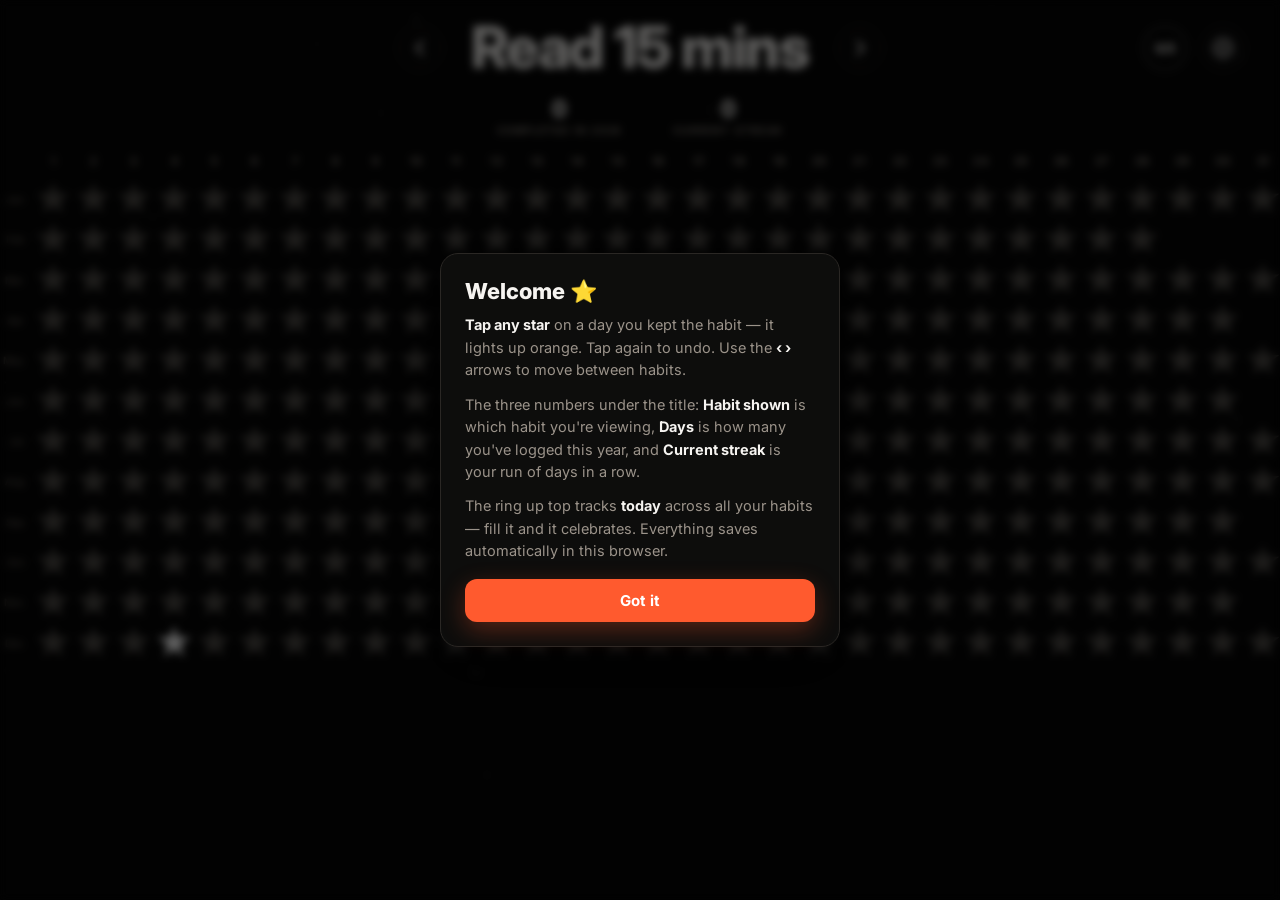
<file: index.html>
<!DOCTYPE html>
<html lang="en">
<head>
  <meta charset="UTF-8" />
  <meta name="viewport" content="width=device-width, initial-scale=1.0, viewport-fit=cover" />
  <meta name="theme-color" content="#060606" />

  <title>Good Habits — a star for every day</title>
  <meta name="description" content="Light up a star for every day you keep a habit. A simple, beautiful habit tracker that saves right in your browser — no account needed." />
  <link rel="canonical" href="https://habit.nathantowianski.com/" />

  <!-- Icons -->
  <link rel="icon" href="favicon.svg" type="image/svg+xml" />
  <link rel="apple-touch-icon" href="apple-touch-icon.png" />

  <!-- Open Graph / social share. og:url and og:image are ABSOLUTE so previews
       unfurl in iMessage/Twitter/Slack. Update the domain if you move hosts. -->
  <meta property="og:type" content="website" />
  <meta property="og:site_name" content="Good Habits" />
  <meta property="og:title" content="Good Habits — a star for every day" />
  <meta property="og:description" content="Light up a star for every day you keep a habit. Simple, beautiful, and saved right in your browser." />
  <meta property="og:url" content="https://habit.nathantowianski.com/" />
  <meta property="og:image" content="https://habit.nathantowianski.com/og-image.png" />
  <meta property="og:image:width" content="1200" />
  <meta property="og:image:height" content="630" />
  <meta name="twitter:card" content="summary_large_image" />
  <meta name="twitter:title" content="Good Habits — a star for every day" />
  <meta name="twitter:description" content="Light up a star for every day you keep a habit. Simple, beautiful, and saved right in your browser." />
  <meta name="twitter:image" content="https://habit.nathantowianski.com/og-image.png" />

  <meta name="mobile-web-app-capable" content="yes" />
  <meta name="apple-mobile-web-app-capable" content="yes" />
  <meta name="apple-mobile-web-app-status-bar-style" content="black-translucent" />
  <meta name="apple-mobile-web-app-title" content="Good Habits" />

  <link rel="preconnect" href="https://fonts.googleapis.com" />
  <link rel="preconnect" href="https://fonts.gstatic.com" crossorigin />
  <link href="https://fonts.googleapis.com/css2?family=Inter:wght@400;500;600;700;800&display=swap" rel="stylesheet" />
  <link rel="stylesheet" href="styles.css?v=2026-06-18.3" />
</head>
<body>
  <div class="starfield" id="starfield" aria-hidden="true"></div>

  <div id="app">
    <!-- Top bar: habit title (centered) with the progress ring + settings aligned on the same row -->
    <header class="topbar">
      <div class="top-spacer" aria-hidden="true"></div>

      <div class="habit-bar">
        <button class="nav-arrow" id="prevHabit" aria-label="Previous habit" title="Previous habit">
          <svg viewBox="0 0 24 24" aria-hidden="true"><path d="M15 5l-7 7 7 7"/></svg>
        </button>
        <h1 class="habit-name" id="habitName" title="Tap to rename or manage">New habit</h1>
        <button class="nav-arrow" id="nextHabit" aria-label="Next habit" title="Next habit">
          <svg viewBox="0 0 24 24" aria-hidden="true"><path d="M9 5l7 7-7 7"/></svg>
        </button>
      </div>

      <div class="topbar-actions">
        <button class="ring-wrap" id="ringWrap" title="Today's progress — tap to jump to today">
          <svg class="ring" viewBox="0 0 120 120" aria-hidden="true">
            <circle class="ring-track" cx="60" cy="60" r="52"/>
            <circle class="ring-progress" id="ringProgress" cx="60" cy="60" r="52"/>
          </svg>
          <div class="ring-label" id="ringLabel">0/0</div>
        </button>
        <button class="icon-btn" id="openAdmin" aria-label="Settings & habits" title="Settings & habits">
          <svg viewBox="0 0 24 24" aria-hidden="true"><path d="M12 15a3 3 0 100-6 3 3 0 000 6z"/><path d="M19.4 15a1.65 1.65 0 00.33 1.82l.06.06a2 2 0 11-2.83 2.83l-.06-.06a1.65 1.65 0 00-1.82-.33 1.65 1.65 0 00-1 1.51V21a2 2 0 11-4 0v-.09A1.65 1.65 0 009 19.4a1.65 1.65 0 00-1.82.33l-.06.06a2 2 0 11-2.83-2.83l.06-.06a1.65 1.65 0 00.33-1.82 1.65 1.65 0 00-1.51-1H3a2 2 0 110-4h.09A1.65 1.65 0 004.6 9a1.65 1.65 0 00-.33-1.82l-.06-.06a2 2 0 112.83-2.83l.06.06a1.65 1.65 0 001.82.33H9a1.65 1.65 0 001-1.51V3a2 2 0 114 0v.09a1.65 1.65 0 001 1.51 1.65 1.65 0 001.82-.33l.06-.06a2 2 0 112.83 2.83l-.06.06a1.65 1.65 0 00-.33 1.82V9a1.65 1.65 0 001.51 1H21a2 2 0 110 4h-.09a1.65 1.65 0 00-1.51 1z"/></svg>
        </button>
      </div>
    </header>

    <!-- Stats, centered under the title -->
    <div class="stats-row" id="statsRow">
      <div class="stat">
        <span class="stat-value" id="statDays">0</span>
        <span class="stat-label">Completed in <span id="statYear">2026</span></span>
      </div>
      <div class="stat">
        <span class="stat-value" id="statStreak">0</span>
        <span class="stat-label">Current streak</span>
      </div>
    </div>

    <!-- Month navigator (monthly view only) -->
    <div class="month-nav" id="monthNav" hidden>
      <button class="year-btn" id="prevMonth" aria-label="Previous month">
        <svg viewBox="0 0 24 24" aria-hidden="true"><path d="M15 5l-7 7 7 7"/></svg>
      </button>
      <span id="monthLabel">June 2026</span>
      <button class="year-btn" id="nextMonth" aria-label="Next month">
        <svg viewBox="0 0 24 24" aria-hidden="true"><path d="M9 5l7 7-7 7"/></svg>
      </button>
    </div>

    <!-- Calendar -->
    <main class="calendar-area" id="calendarArea">
      <div class="calendar" id="calendar"></div>

      <!-- Empty state -->
      <div class="empty-state" id="emptyState" hidden>
        <div class="empty-star">⭐</div>
        <h2>No habits yet</h2>
        <p>Create your first habit and start lighting up stars.</p>
        <button class="primary-btn" id="emptyAddBtn">Add a habit</button>
      </div>
    </main>
  </div>

  <!-- First-visit legend -->
  <div class="intro" id="intro" hidden>
    <div class="intro-card">
      <h3>Welcome ⭐</h3>
      <p><b>Tap any star</b> on a day you kept the habit — it lights up orange. Tap again to undo. Use the <b>‹ ›</b> arrows to move between habits.</p>
      <p>The three numbers under the title: <b>Habit shown</b> is which habit you're viewing, <b>Days</b> is how many you've logged this year, and <b>Current streak</b> is your run of days in a row.</p>
      <p>The ring up top tracks <b>today</b> across all your habits — fill it and it celebrates. Everything saves automatically in this browser.</p>
      <button class="primary-btn" id="introBtn">Got it</button>
    </div>
  </div>

  <!-- Settings / admin panel -->
  <div class="overlay" id="adminOverlay" hidden></div>
  <aside class="admin-panel" id="adminPanel" hidden aria-label="Settings and habits">
    <div class="admin-header">
      <h2>Settings</h2>
      <button class="icon-btn close-btn" id="closeAdmin" aria-label="Close">
        <svg viewBox="0 0 24 24" aria-hidden="true"><path d="M18 6L6 18M6 6l12 12"/></svg>
      </button>
    </div>

    <!-- Year -->
    <div class="admin-section">
      <div class="admin-section-title">Year</div>
      <div class="year-control">
        <button class="year-btn" id="prevYear" aria-label="Previous year">
          <svg viewBox="0 0 24 24" aria-hidden="true"><path d="M15 5l-7 7 7 7"/></svg>
        </button>
        <span id="yearLabel">2026</span>
        <button class="year-btn" id="nextYear" aria-label="Next year">
          <svg viewBox="0 0 24 24" aria-hidden="true"><path d="M9 5l7 7-7 7"/></svg>
        </button>
        <button class="text-btn" id="thisYearBtn">This year</button>
      </div>
    </div>

    <!-- Habits -->
    <div class="admin-section">
      <div class="admin-section-title">Habits</div>
      <div class="admin-add">
        <input type="text" id="newHabitInput" placeholder="New habit name…" maxlength="60" />
        <button class="primary-btn" id="addHabitBtn">Add</button>
      </div>
      <ul class="habit-list" id="habitList"></ul>
      <p class="admin-tip">Drag the handle (or use the arrows) to set the order you tap through.</p>
    </div>

    <!-- Settings -->
    <div class="admin-section">
      <div class="admin-section-title">Settings</div>
      <div class="toggle-row">
        <span class="toggle-label">Calendar direction</span>
        <div class="seg" id="orientToggle" role="group" aria-label="Calendar direction">
          <button class="seg-btn" type="button" data-orient="vertical">Vertical</button>
          <button class="seg-btn" type="button" data-orient="horizontal">Horizontal</button>
        </div>
      </div>
      <div class="toggle-row">
        <span class="toggle-label">Edit past days</span>
        <button class="switch" id="pastToggle" type="button" role="switch" aria-checked="true" aria-label="Allow editing past days">
          <span class="knob"></span>
        </button>
      </div>
      <div class="toggle-row">
        <span class="toggle-label">Calendar view</span>
        <div class="seg" id="viewToggle" role="group" aria-label="Calendar view">
          <button class="seg-btn" type="button" data-view="year">Yearly</button>
          <button class="seg-btn" type="button" data-view="month">Monthly</button>
        </div>
      </div>
      <div class="admin-field">
        <label class="toggle-label" for="tzInput">Time zone</label>
        <div class="tz-combo" id="tzCombo">
          <input type="text" id="tzInput" class="tz-input" role="combobox" aria-expanded="false" aria-controls="tzList" aria-autocomplete="list" autocomplete="off" autocapitalize="off" autocorrect="off" spellcheck="false" placeholder="Search city or time zone…" />
          <ul class="tz-list" id="tzList" role="listbox" aria-label="Time zones" hidden></ul>
        </div>
      </div>
    </div>

    <!-- Data -->
    <div class="admin-section">
      <div class="admin-section-title">Your data</div>
      <div class="data-row">
        <button class="ghost-btn" id="exportBtn">↓ Download backup</button>
        <button class="ghost-btn" id="importBtn">↑ Restore backup</button>
        <input type="file" id="importFile" accept="application/json,.json" hidden />
      </div>
      <p class="admin-tip">Download saves all your habits and history as a file. Restore loads one back — on this device or another browser.</p>
    </div>

    <!-- About -->
    <div class="admin-section">
      <div class="admin-section-title">About</div>
      <a class="ghost-btn full" href="https://github.com/futurenathan/goodhabits" target="_blank" rel="noopener">★ Free &amp; open source on GitHub</a>
      <p class="admin-tip">View the code, file an idea, or make it your own.</p>
      <a class="made-by" href="https://nathantowianski.com" target="_blank" rel="noopener" title="Visit Nathan's website">
        Made with <span class="heart">❤️</span> by <span class="name">Nathan</span>
        <img class="astronaut" src="astronaut.png" alt="" aria-hidden="true" />
        <span class="go" aria-hidden="true">↗</span>
      </a>
      <p class="build-stamp">build 2026-06-18.3</p>
    </div>
  </aside>

  <script src="flags.js?v=2026-06-18.3"></script>
  <script src="app.js?v=2026-06-18.3"></script>
</body>
</html>
</file>
<file: styles.css>
:root {
  --bg: #060606;
  --bg-soft: #121110;
  --panel: #0d0d0c;
  --panel-2: #181715;
  --line: #2a2724;
  --line-soft: #1c1a18;
  --text: #f6f4f1;
  --muted: #9b938a;
  --muted-2: #6a635b;
  --accent: #ff5a2e;
  --accent-soft: rgba(255, 90, 46, 0.14);
  --accent-line: rgba(255, 90, 46, 0.45);
  --star-off: #4f4c48;
  --star-off-hover: #6b6660;
  --danger: #ff4d57;
  --radius: 16px;
  --shadow: 0 18px 60px rgba(0, 0, 0, 0.6);
}

* { box-sizing: border-box; }

/* Author rules with `display` would otherwise override the [hidden] attribute */
[hidden] { display: none !important; }

html, body { margin: 0; height: 100%; overscroll-behavior: none; }

body {
  font-family: "Inter", -apple-system, BlinkMacSystemFont, "Segoe UI", Roboto, sans-serif;
  background: var(--bg);
  color: var(--text);
  -webkit-font-smoothing: antialiased;
  overflow: hidden;
  overscroll-behavior: none; /* no pull-to-refresh / rubber-band on the page */
}

button { font-family: inherit; cursor: pointer; }

/* ---------- Starfield ---------- */
.starfield { position: fixed; inset: 0; z-index: 0; pointer-events: none; overflow: hidden; }
.starfield i { position: absolute; border-radius: 50%; background: #fff; animation: twinkle 4s ease-in-out infinite; }
@keyframes twinkle {
  0%, 100% { opacity: var(--o, 0.5); }
  50% { opacity: calc(var(--o, 0.5) * 0.25); }
}

/* Occasional shooting star */
.shoot {
  position: absolute;
  width: 3px;
  height: 3px;
  border-radius: 50%;
  background: #fff;
  opacity: 0;
  filter: drop-shadow(0 0 6px rgba(255, 255, 255, 0.9));
  animation: shoot var(--dur, 9s) cubic-bezier(0.4, 0, 0.5, 1) infinite;
  animation-delay: var(--delay, 0s);
}
.shoot::before {
  content: "";
  position: absolute;
  left: 2px;
  top: 50%;
  width: var(--len, 120px);
  height: 1.5px;
  background: linear-gradient(90deg, rgba(255, 255, 255, 0.85), rgba(255, 255, 255, 0));
  transform-origin: left center;
  transform: translateY(-50%) rotate(var(--tail, 200deg));
}
@keyframes shoot {
  0% { opacity: 0; transform: translate(0, 0); }
  4% { opacity: 1; }
  16% { opacity: 1; }
  22% { opacity: 0; transform: translate(var(--dx, -360px), var(--dy, 210px)); }
  100% { opacity: 0; transform: translate(var(--dx, -360px), var(--dy, 210px)); }
}
@media (prefers-reduced-motion: reduce) { .shoot { display: none; } }

#app {
  position: relative;
  z-index: 1;
  display: flex;
  flex-direction: column;
  height: 100dvh;
}

/* ---------- Top bar: title centered, ring + settings aligned on the same row ---------- */
.topbar {
  display: grid;
  grid-template-columns: 1fr minmax(0, auto) 1fr;
  align-items: center;
  gap: clamp(6px, 1.5vw, 14px);
  padding: 14px clamp(14px, 3.5vw, 34px);
  padding-top: max(14px, env(safe-area-inset-top));
}
.top-spacer { min-width: 0; }
.topbar-actions { display: flex; align-items: center; justify-content: flex-end; gap: 10px; }

.habit-bar {
  display: flex;
  align-items: center;
  justify-content: center;
  gap: clamp(8px, 2vw, 18px);
  min-width: 0;
}
.habit-name {
  margin: 0;
  flex: 0 1 auto;
  min-width: 0;
  text-align: center;
  border: none;
  background: none;
  color: var(--text);
  font-size: clamp(30px, 6.5vw, 58px);
  font-weight: 800;
  line-height: 1.03;
  letter-spacing: -0.02em;
  padding: 4px 10px;
  border-radius: 12px;
  cursor: pointer;
  overflow: hidden;
  text-overflow: ellipsis;
  display: -webkit-box;
  -webkit-line-clamp: 2;
  -webkit-box-orient: vertical;
  transition: color 0.15s;
}
.habit-name:hover { color: var(--accent); }

/* ---------- Stats row ---------- */
.stats-row {
  display: flex;
  align-items: flex-start;
  justify-content: center;
  gap: clamp(20px, 5vw, 52px);
  padding: 2px 16px 14px;
  flex-wrap: wrap;
}
.stat { display: flex; flex-direction: column; align-items: center; gap: 3px; }
.stat-value {
  font-size: clamp(18px, 2.3vw, 23px);
  font-weight: 800;
  line-height: 1;
  font-variant-numeric: tabular-nums;
  color: var(--text);
  transition: color 0.2s;
}
.stat.hot .stat-value { color: var(--accent); }
.stat-label {
  font-size: 10px;
  letter-spacing: 0.12em;
  text-transform: uppercase;
  color: var(--muted);
  font-weight: 600;
}

/* ---------- Buttons ---------- */
.nav-arrow, .icon-btn {
  flex: none;
  display: inline-flex;
  align-items: center;
  justify-content: center;
  width: 46px;
  height: 46px;
  border-radius: 50%;
  border: 1px solid var(--line);
  background: rgba(255, 255, 255, 0.015);
  color: var(--text);
  transition: transform 0.12s, background 0.15s, border-color 0.15s, color 0.15s;
}
.nav-arrow:hover, .icon-btn:hover {
  background: var(--accent-soft);
  border-color: var(--accent-line);
  color: var(--accent);
  transform: translateY(-1px);
}
.nav-arrow:active, .icon-btn:active { transform: translateY(0) scale(0.95); }
.nav-arrow svg, .icon-btn svg { width: 22px; height: 22px; fill: none; stroke: currentColor; stroke-width: 2.2; stroke-linecap: round; stroke-linejoin: round; }
.icon-btn svg path[d^="M12 15"], .icon-btn svg path[d^="M19.4"] { stroke-width: 1.7; }
.nav-arrow:disabled { opacity: 0.25; pointer-events: none; }

/* ---------- Progress ring (orange / white only) ---------- */
.ring-wrap { position: relative; width: 50px; height: 50px; border: none; background: none; padding: 0; flex: none; }
.ring { width: 100%; height: 100%; transform: rotate(-90deg); }
.ring-track { fill: none; stroke: rgba(255, 255, 255, 0.1); stroke-width: 9; }
.ring-progress {
  fill: none;
  stroke: var(--accent);
  stroke-width: 9;
  stroke-linecap: round;
  stroke-dasharray: 326.7;
  stroke-dashoffset: 326.7;
  transition: stroke-dashoffset 0.7s cubic-bezier(0.22, 1, 0.36, 1);
}
.ring-label {
  position: absolute;
  inset: 0;
  display: flex;
  align-items: center;
  justify-content: center;
  font-size: 13px;
  font-weight: 700;
  font-variant-numeric: tabular-nums;
  color: var(--text);
  letter-spacing: -0.02em;
}

/* All habits done today: ring just reads orange (the celebration plays out in
   the calendar, not on the ring) */
.ring-wrap.complete .ring-progress { filter: drop-shadow(0 0 4px rgba(255, 90, 46, 0.7)); }
.ring-wrap.complete .ring-label { color: var(--accent); }
.ring-wrap.pop { animation: ringPop 0.5s cubic-bezier(0.34, 1.56, 0.64, 1); }
@keyframes ringPop {
  0% { transform: scale(1); }
  45% { transform: scale(1.18); }
  100% { transform: scale(1); }
}

/* ---------- Calendar ---------- */
.calendar-area {
  flex: 1;
  min-height: 0;
  position: relative;
  overflow: auto;
  /* No top/side padding: a sticky header (top:0 / left:0) sticks at the content
     edge, so padding on that side would leave a strip where scrolled stars peek
     past the labels. The grid centers itself via margin:auto instead. */
  padding: 0 0 max(18px, env(safe-area-inset-bottom));
  overscroll-behavior: contain; /* don't chain overscroll to the page (no refresh) */
  scrollbar-width: thin;
  scrollbar-color: var(--line) transparent;
}
.calendar-area::-webkit-scrollbar { width: 9px; height: 9px; }
.calendar-area::-webkit-scrollbar-thumb { background: var(--line); border-radius: 9px; }
.calendar-area::-webkit-scrollbar-track { background: transparent; }

/* grid-template-columns is set inline by app.js (varies by view/orientation) */
.calendar {
  display: grid;
  gap: clamp(3px, 0.5vw, 6px);
  margin: 0 auto;
  width: max-content;
  max-width: 100%;
}

/* Month navigator (monthly view) */
.month-nav {
  display: flex;
  align-items: center;
  justify-content: center;
  gap: 12px;
  padding: 0 16px 12px;
}
.month-nav #monthLabel {
  font-weight: 700;
  font-size: 16px;
  min-width: 150px;
  text-align: center;
  font-variant-numeric: tabular-nums;
}

/* Sticky headers stay opaque & above the stars so titles are always readable */
.cal-corner { position: sticky; top: 0; left: 0; z-index: 6; background: var(--bg); }

.col-head {
  position: sticky;
  top: 0;
  z-index: 5;
  text-align: center;
  font-size: 11px;
  font-weight: 600;
  letter-spacing: 0.02em;
  color: var(--muted);
  padding: 4px 0 8px;
  background: var(--bg);
}
.row-head {
  position: sticky;
  left: 0;
  z-index: 4;
  display: flex;
  align-items: center;
  justify-content: flex-end;
  padding-right: 6px;
  font-size: 10px;
  font-weight: 500;
  font-variant-numeric: tabular-nums;
  color: var(--muted-2);
  background: var(--bg);
}

/* Star buttons */
.star {
  aspect-ratio: 1 / 1;
  border: none;
  background: none;
  padding: 0;
  position: relative;
  display: flex;
  align-items: center;
  justify-content: center;
  -webkit-tap-highlight-color: transparent;
  touch-action: manipulation; /* no double-tap-zoom -> no phantom double clicks */
  scroll-margin: 60px 44px;
}
.star::before {
  content: "";
  width: 100%;
  height: 100%;
  background: var(--star-off);
  clip-path: polygon(50% 2%, 61% 35%, 98% 35%, 68% 57%, 79% 91%, 50% 70%, 21% 91%, 32% 57%, 2% 35%, 39% 35%);
  transition: background 0.2s, transform 0.15s, filter 0.2s;
}
.star:hover::before { transform: scale(1.12); background: var(--star-off-hover); }
.star.empty { visibility: hidden; pointer-events: none; }

.star.done::before {
  background: var(--accent);
  filter: drop-shadow(0 0 4px rgba(255, 90, 46, 0.55));
}

/* Today: highlighted white until it's completed (then it turns orange like the rest) */
.star.today:not(.done)::before {
  background: #fff;
  filter: drop-shadow(0 0 4px rgba(255, 255, 255, 0.45));
}

/* Light show — the REAL stars are NEVER touched by a show. They only ever
   change colour when you tap them, so a completed day can never be left looking
   gray no matter what the animation does (no dimming, no cleanup to fail). The
   whole "wave of light" is painted on a separate, purely-additive <canvas>
   overlay (built in app.js) that only ADDS glints on top and then clears
   itself. Sits above the stars, below the settings panel. */
.show-canvas {
  position: fixed;
  pointer-events: none;
  opacity: 0;
  z-index: 10;
}
.show-canvas.playing {
  animation: showCanvasFade var(--show-dur, 1200ms) linear;
}
@keyframes showCanvasFade {
  0%   { opacity: 1; }
  80%  { opacity: 1; }
  100% { opacity: 0; }
}

/* Locked (past day, editing disabled) — quick shake to signal it's locked */
.star.locked::before { animation: lockShake 0.3s ease; }
@keyframes lockShake {
  0%, 100% { transform: translateX(0); }
  25% { transform: translateX(-2px); }
  75% { transform: translateX(2px); }
}

/* Star tap animation */
.star.pop::before { animation: starPop 0.45s cubic-bezier(0.34, 1.56, 0.64, 1); }
@keyframes starPop {
  0% { transform: scale(1); }
  30% { transform: scale(0.8); }
  60% { transform: scale(1.35); }
  100% { transform: scale(1); }
}

/* Burst particles on completion */
.burst { position: absolute; width: 5px; height: 5px; border-radius: 50%; background: var(--accent); pointer-events: none; opacity: 0; }

/* ---------- Empty state ---------- */
.empty-state {
  position: absolute;
  inset: 0;
  display: flex;
  flex-direction: column;
  align-items: center;
  justify-content: center;
  text-align: center;
  gap: 8px;
  padding: 24px;
}
.empty-star { font-size: 56px; filter: drop-shadow(0 6px 18px rgba(255, 90, 46, 0.4)); }
.empty-state h2 { margin: 6px 0 0; font-size: 24px; }
.empty-state p { margin: 0 0 14px; color: var(--muted); }

.primary-btn {
  border: none;
  background: var(--accent);
  color: #fff;
  font-weight: 700;
  font-size: 15px;
  padding: 12px 22px;
  border-radius: 12px;
  transition: transform 0.12s, box-shadow 0.15s, filter 0.15s;
  box-shadow: 0 8px 24px rgba(255, 90, 46, 0.3);
}
.primary-btn:hover { transform: translateY(-1px); filter: brightness(1.08); }
.primary-btn:active { transform: translateY(0) scale(0.97); }

/* ---------- First-visit legend ---------- */
.intro {
  position: fixed;
  inset: 0;
  z-index: 40;
  display: flex;
  align-items: center;
  justify-content: center;
  padding: 20px;
  background: rgba(0, 0, 0, 0.62);
  backdrop-filter: blur(4px);
  animation: fade 0.25s ease;
}
.intro-card {
  max-width: 400px;
  width: 100%;
  background: var(--panel);
  border: 1px solid var(--line);
  border-radius: 18px;
  padding: 24px;
  box-shadow: var(--shadow);
  animation: slideUp 0.3s cubic-bezier(0.22, 1, 0.36, 1);
}
.intro-card h3 { margin: 0 0 10px; font-size: 22px; font-weight: 800; }
.intro-card p { margin: 0 0 12px; color: var(--muted); line-height: 1.55; font-size: 14.5px; }
.intro-card b { color: var(--text); font-weight: 700; }
.intro-card .primary-btn { width: 100%; margin-top: 4px; }
@keyframes slideUp { from { transform: translateY(16px); opacity: 0; } to { transform: translateY(0); opacity: 1; } }

/* ---------- Settings / admin panel ---------- */
.overlay {
  position: fixed;
  inset: 0;
  background: rgba(0, 0, 0, 0.6);
  backdrop-filter: blur(3px);
  z-index: 20;
  animation: fade 0.2s ease;
}
@keyframes fade { from { opacity: 0; } to { opacity: 1; } }

.admin-panel {
  position: fixed;
  top: 0;
  right: 0;
  height: 100dvh;
  width: min(420px, 100vw);
  background: var(--panel);
  border-left: 1px solid var(--line);
  box-shadow: var(--shadow);
  z-index: 21;
  display: flex;
  flex-direction: column;
  padding: 0 18px 18px;
  padding-top: max(18px, env(safe-area-inset-top));
  overflow-y: auto;
  overscroll-behavior: contain;
  animation: slideIn 0.28s cubic-bezier(0.22, 1, 0.36, 1);
}
@keyframes slideIn { from { transform: translateX(100%); } to { transform: translateX(0); } }

.admin-header {
  display: flex;
  align-items: center;
  justify-content: space-between;
  padding: 6px 0 8px;
  position: sticky;
  top: 0;
  background: var(--panel);
  z-index: 1;
}
.admin-header h2 { margin: 0; font-size: 22px; font-weight: 800; letter-spacing: -0.01em; }
.close-btn { width: 40px; height: 40px; }

.admin-section { padding: 14px 0; border-top: 1px solid var(--line-soft); }
.admin-section:first-of-type { border-top: none; }
.admin-section-title {
  font-size: 11px;
  letter-spacing: 0.14em;
  text-transform: uppercase;
  color: var(--muted);
  font-weight: 700;
  margin-bottom: 12px;
}

/* Segmented toggle */
.toggle-row { display: flex; align-items: center; justify-content: space-between; gap: 10px; }
.toggle-row + .toggle-row { margin-top: 12px; }
.toggle-label { font-size: 14px; color: var(--text); font-weight: 500; }

/* On/off switch */
.switch {
  flex: none;
  position: relative;
  width: 46px;
  height: 26px;
  border: none;
  border-radius: 999px;
  background: var(--line);
  cursor: pointer;
  padding: 0;
  transition: background 0.2s;
}
.switch[aria-checked="true"] { background: var(--accent); }
.switch .knob {
  position: absolute;
  top: 3px;
  left: 3px;
  width: 20px;
  height: 20px;
  border-radius: 50%;
  background: #fff;
  transition: transform 0.2s cubic-bezier(0.34, 1.56, 0.64, 1);
}
.switch[aria-checked="true"] .knob { transform: translateX(20px); }

/* Time-zone search combobox */
.admin-field { display: flex; flex-direction: column; gap: 8px; }
.tz-combo { position: relative; }
.tz-input {
  width: 100%;
  background: var(--bg-soft);
  border: 1px solid var(--line);
  color: var(--text);
  padding: 11px 13px;
  border-radius: 11px;
  font-size: 16px; /* 16px keeps iOS Safari from zooming in on focus */
  font-family: inherit;
  outline: none;
  transition: border-color 0.15s, box-shadow 0.15s;
}
.tz-input:focus { border-color: var(--accent); box-shadow: 0 0 0 3px var(--accent-soft); }
.tz-input::placeholder { color: var(--muted-2); }
.tz-list {
  list-style: none;
  margin: 6px 0 0;
  padding: 4px;
  position: absolute;
  left: 0;
  right: 0;
  top: 100%;
  z-index: 6;
  max-height: 244px;
  overflow-y: auto;
  background: var(--panel-2);
  border: 1px solid var(--line);
  border-radius: 12px;
  box-shadow: var(--shadow);
  -webkit-overflow-scrolling: touch;
  scrollbar-width: thin;
  scrollbar-color: var(--line) transparent;
}
.tz-opt {
  display: flex;
  align-items: center;
  justify-content: space-between;
  gap: 10px;
  padding: 9px 11px;
  border-radius: 8px;
  font-size: 15px;
  cursor: pointer;
}
.tz-opt.active { background: var(--accent-soft); }
.tz-opt[aria-selected="true"] .tz-opt-name { color: var(--accent); font-weight: 700; }
.tz-opt-name { white-space: nowrap; overflow: hidden; text-overflow: ellipsis; }
.tz-opt-off { color: var(--muted-2); font-size: 12px; font-variant-numeric: tabular-nums; flex: none; }
.tz-empty { padding: 10px 11px; color: var(--muted-2); font-size: 14px; }
@media (hover: hover) { .tz-opt:hover { background: var(--accent-soft); } }
.seg { display: inline-flex; background: var(--bg-soft); border: 1px solid var(--line); border-radius: 11px; padding: 3px; gap: 3px; }
.seg-btn {
  border: none;
  background: none;
  color: var(--muted);
  font-weight: 600;
  font-size: 13px;
  padding: 7px 14px;
  border-radius: 8px;
  transition: background 0.15s, color 0.15s;
}
.seg-btn:hover { color: var(--text); }
.seg-btn.active { background: var(--accent); color: #fff; }

/* Year control */
.year-control { display: flex; align-items: center; gap: 10px; }
.year-btn {
  border: 1px solid var(--line);
  background: rgba(255, 255, 255, 0.02);
  color: var(--text);
  width: 38px;
  height: 38px;
  border-radius: 10px;
  display: inline-flex;
  align-items: center;
  justify-content: center;
  transition: background 0.15s, border-color 0.15s, color 0.15s;
}
.year-btn:hover { background: var(--accent-soft); border-color: var(--accent-line); color: var(--accent); }
.year-btn svg { width: 18px; height: 18px; fill: none; stroke: currentColor; stroke-width: 2.2; stroke-linecap: round; stroke-linejoin: round; }
#yearLabel { font-variant-numeric: tabular-nums; font-weight: 800; font-size: 20px; min-width: 64px; text-align: center; }
.text-btn {
  margin-left: auto;
  border: none;
  background: none;
  color: var(--accent);
  font-weight: 700;
  font-size: 13px;
  padding: 8px 6px;
  border-radius: 8px;
}
.text-btn:hover { text-decoration: underline; }

/* Habits */
.admin-add { display: flex; gap: 8px; margin-bottom: 14px; }
.admin-add input,
.habit-list input {
  flex: 1;
  min-width: 0;
  background: var(--bg-soft);
  border: 1px solid var(--line);
  color: var(--text);
  padding: 11px 13px;
  border-radius: 11px;
  font-size: 15px;
  outline: none;
  transition: border-color 0.15s, box-shadow 0.15s;
}
.admin-add input:focus,
.habit-list input:focus { border-color: var(--accent); box-shadow: 0 0 0 3px var(--accent-soft); }

.habit-list { list-style: none; margin: 0; padding: 0; display: flex; flex-direction: column; gap: 8px; }
.habit-item {
  display: flex;
  align-items: center;
  gap: 6px;
  background: var(--bg-soft);
  border: 1px solid var(--line);
  border-radius: 12px;
  padding: 6px 8px;
  transition: border-color 0.15s, opacity 0.15s, transform 0.12s;
}
.habit-item.active { border-color: var(--accent-line); }
.habit-item.dragging { opacity: 0.5; }

.drag-handle { cursor: grab; color: var(--muted-2); display: flex; align-items: center; touch-action: none; padding: 4px 2px; }
.drag-handle:active { cursor: grabbing; }
.drag-handle svg { width: 18px; height: 18px; fill: currentColor; }

.habit-item input { border: 1px solid transparent; background: transparent; padding: 8px; font-weight: 600; }
.habit-item input:hover { border-color: var(--line); }
.habit-item .count { font-size: 12px; color: var(--muted-2); white-space: nowrap; font-variant-numeric: tabular-nums; }

.item-actions { display: flex; gap: 0; }
.mini-btn {
  border: none;
  background: transparent;
  color: var(--muted);
  width: 30px;
  height: 30px;
  border-radius: 8px;
  display: inline-flex;
  align-items: center;
  justify-content: center;
  transition: background 0.15s, color 0.15s;
}
.mini-btn:hover { background: rgba(255, 255, 255, 0.06); color: var(--text); }
.mini-btn:disabled { opacity: 0.25; pointer-events: none; }
.mini-btn svg { width: 17px; height: 17px; fill: none; stroke: currentColor; stroke-width: 2; stroke-linecap: round; stroke-linejoin: round; }
.mini-btn.danger:hover { background: rgba(255, 77, 87, 0.16); color: var(--danger); }

/* Delete confirm */
.habit-item.confirming { border-color: var(--danger); background: rgba(255, 77, 87, 0.08); }
.confirm-row { display: flex; align-items: center; gap: 8px; width: 100%; font-size: 14px; }
.confirm-row .msg { flex: 1; color: #ffb0b5; font-weight: 600; }
.confirm-row button { border: none; border-radius: 9px; padding: 7px 12px; font-weight: 700; font-size: 13px; }
.confirm-row .yes { background: var(--danger); color: #fff; }
.confirm-row .no { background: var(--panel-2); color: var(--text); }

.admin-tip { font-size: 12px; color: var(--muted-2); margin: 12px 0 0; line-height: 1.5; }

/* Ghost buttons (data + about) */
.data-row { display: flex; gap: 8px; }
.ghost-btn {
  flex: 1;
  display: flex;
  align-items: center;
  justify-content: center;
  text-align: center;
  text-decoration: none;
  border: 1px solid var(--line);
  background: var(--bg-soft);
  color: var(--text);
  font-weight: 600;
  font-size: 13px;
  padding: 12px 10px;
  border-radius: 11px;
  transition: border-color 0.15s, color 0.15s, background 0.15s;
}
.ghost-btn:hover { border-color: var(--accent-line); color: var(--accent); }
.ghost-btn.full { width: 100%; flex: none; }

/* About */
.made-by {
  display: flex;
  align-items: center;
  justify-content: center;
  gap: 7px;
  margin-top: 16px;
  color: var(--muted);
  font-size: 14px;
  font-weight: 500;
  text-decoration: none;
  transition: color 0.15s;
}
.made-by .heart { font-size: 13px; }
.made-by .name {
  color: var(--accent);
  font-weight: 700;
  text-decoration: underline;
  text-decoration-style: dotted;
  text-underline-offset: 3px;
}
.made-by .go { color: var(--muted-2); transition: transform 0.2s, color 0.15s; }
.made-by:hover { color: var(--text); }
.made-by:hover .name { text-decoration-style: solid; }
.made-by:hover .go { color: var(--accent); transform: translate(2px, -2px); }
.made-by .astronaut {
  height: 38px;
  width: auto;
  margin-left: 2px;
  animation: floaty 4s ease-in-out infinite;
  transition: transform 0.25s;
}
.made-by:hover .astronaut { transform: scale(1.14) rotate(-5deg); }
@keyframes floaty {
  0%, 100% { transform: translateY(0) rotate(0); }
  50% { transform: translateY(-5px) rotate(-2deg); }
}

/* Tiny build stamp — lets you confirm which version a device is actually
   running (handy when a phone is serving a cached older build). */
.build-stamp {
  margin: 14px 0 0;
  text-align: center;
  font-size: 11px;
  font-variant-numeric: tabular-nums;
  letter-spacing: 0.04em;
  color: var(--muted-2);
}

/* Reduced motion */
@media (prefers-reduced-motion: reduce) {
  *, *::before, *::after { animation-duration: 0.01ms !important; animation-iteration-count: 1 !important; transition-duration: 0.05ms !important; }
}

/* Tablet & phone: keep the three stats on one line — shrink, and scroll
   horizontally rather than ever stacking vertically */
@media (max-width: 720px) {
  .stats-row {
    flex-wrap: nowrap;
    overflow-x: auto;
    justify-content: flex-start;
    gap: 18px;
    padding: 2px 14px 14px;
    scrollbar-width: none;
    -webkit-overflow-scrolling: touch;
  }
  .stats-row::-webkit-scrollbar { display: none; }
  .stats-row .stat { flex: 0 0 auto; }
  .stats-row .stat:first-child { margin-left: auto; }
  .stats-row .stat:last-child { margin-right: auto; }
  .stat-value { font-size: 19px; }
  .stat-label { font-size: 9.5px; white-space: nowrap; }
}

/* Small screens */
@media (max-width: 560px) {
  .topbar { padding: 12px 10px; padding-top: max(12px, env(safe-area-inset-top)); gap: 4px; }
  .nav-arrow { width: 34px; height: 34px; }
  .icon-btn { width: 38px; height: 38px; }
  .ring-wrap { width: 42px; height: 42px; }
  .ring-label { font-size: 11px; }
  .topbar-actions { gap: 6px; }
  .habit-bar { gap: 2px; }
  .habit-name { font-size: clamp(20px, 6vw, 28px); }
  .stats-row { gap: 14px; padding: 2px 12px 14px; }
  .stat-value { font-size: 16px; }
  .stat-label { font-size: 8.5px; letter-spacing: 0.05em; }
  .calendar { gap: 3px; }
  .col-head { font-size: 9.5px; }
  .row-head { font-size: 8.5px; padding-right: 3px; }
}

/* Full-screen settings on phones & tablets */
@media (max-width: 900px) {
  .admin-panel { width: 100vw; max-width: 100vw; border-left: none; }
}

/* Touch devices: don't let :hover styles "stick" highlighted after a tap */
@media (hover: none) {
  .nav-arrow:hover, .icon-btn:hover {
    background: rgba(255, 255, 255, 0.015);
    border-color: var(--line);
    color: var(--text);
    transform: none;
  }
  .star:hover::before { transform: none; background: var(--star-off); }
  .habit-name:hover { color: var(--text); }
  .year-btn:hover { background: rgba(255, 255, 255, 0.02); border-color: var(--line); color: var(--text); }
  .seg-btn:not(.active):hover { color: var(--muted); }
  .mini-btn:hover, .mini-btn.danger:hover { background: transparent; color: var(--muted); }
  .text-btn:hover { text-decoration: none; }
  .ghost-btn:hover { border-color: var(--line); color: var(--text); }
}
</file>
